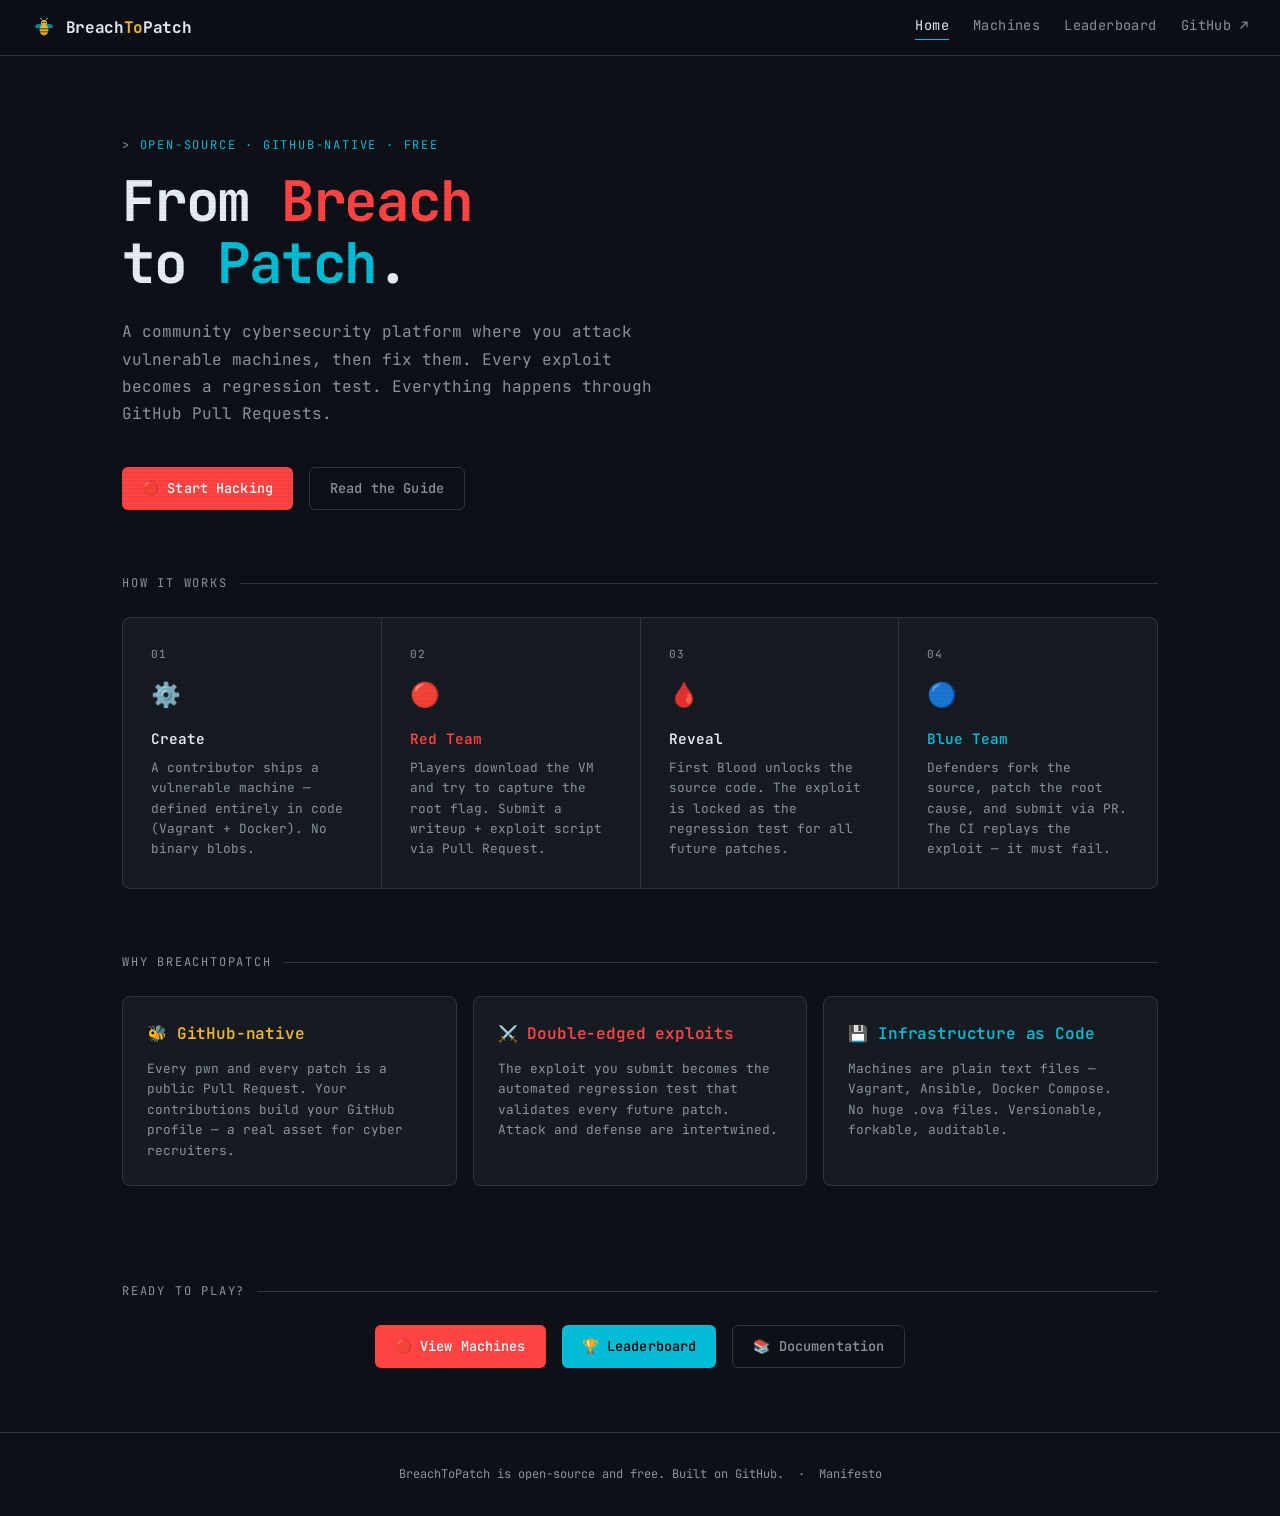
<file: index.html>
<!DOCTYPE html>
<html lang="en">
<head>
  <meta charset="UTF-8">
  <meta name="viewport" content="width=device-width, initial-scale=1.0">
  <title>BreachToPatch — From Breach to Patch</title>
  <meta name="description" content="A community-driven, open-source cybersecurity platform. Attack vulnerable machines, patch them, repeat.">
  <link rel="stylesheet" href="css/style.css">
  <link rel="icon" href="assets/logo.svg" type="image/svg+xml">
</head>
<body>

  <!-- Navigation -->
  <nav class="nav">
    <a href="index.html" class="nav-logo">
      <img src="assets/logo.svg" width="24" height="24" alt="">
      <span>Breach<span class="btop">To</span>Patch</span>
    </a>
    <button class="nav-toggle" aria-expanded="false" aria-label="Toggle navigation">&#x2630;</button>
    <div class="nav-links">
      <a href="index.html" class="active">Home</a>
      <a href="machines.html">Machines</a>
      <a href="leaderboard.html">Leaderboard</a>
      <a href="https://github.com/BreachToPatch" target="_blank" rel="noopener">GitHub ↗</a>
    </div>
  </nav>

  <!-- Hero -->
  <section class="hero">
    <p class="hero-eyebrow">Open-source · GitHub-native · Free</p>
    <h1 class="hero-title">
      From <span class="breach">Breach</span><br>
      to <span class="patch">Patch</span>.
    </h1>
    <p class="hero-subtitle">
      A community cybersecurity platform where you attack vulnerable machines,
      then fix them. Every exploit becomes a regression test.
      Everything happens through GitHub Pull Requests.
    </p>
    <div class="hero-actions">
      <a href="machines.html" class="btn btn-red">🔴 Start Hacking</a>
      <a href="https://github.com/BreachToPatch/docs/blob/main/GUIDE_REDTEAM.md"
         class="btn btn-outline" target="_blank" rel="noopener">Read the Guide</a>
    </div>
  </section>

  <!-- How it works -->
  <div class="container">

    <p class="section-title">How it works</p>
    <div class="cycle">
      <div class="cycle-step">
        <div class="cycle-number">01</div>
        <div class="cycle-icon">⚙️</div>
        <div class="cycle-name">Create</div>
        <div class="cycle-desc">A contributor ships a vulnerable machine — defined entirely in code (Vagrant + Docker). No binary blobs.</div>
      </div>
      <div class="cycle-step red">
        <div class="cycle-number">02</div>
        <div class="cycle-icon">🔴</div>
        <div class="cycle-name">Red Team</div>
        <div class="cycle-desc">Players download the VM and try to capture the root flag. Submit a writeup + exploit script via Pull Request.</div>
      </div>
      <div class="cycle-step">
        <div class="cycle-number">03</div>
        <div class="cycle-icon">🩸</div>
        <div class="cycle-name">Reveal</div>
        <div class="cycle-desc">First Blood unlocks the source code. The exploit is locked as the regression test for all future patches.</div>
      </div>
      <div class="cycle-step teal">
        <div class="cycle-number">04</div>
        <div class="cycle-icon">🔵</div>
        <div class="cycle-name">Blue Team</div>
        <div class="cycle-desc">Defenders fork the source, patch the root cause, and submit via PR. The CI replays the exploit — it must fail.</div>
      </div>
    </div>

    <!-- Why BtoP -->
    <p class="section-title">Why BreachToPatch</p>
    <div class="machines-grid" style="margin-bottom: 4rem;">
      <div class="machine-card">
        <div class="machine-name" style="color: var(--yellow)">🐝 GitHub-native</div>
        <p class="machine-desc">Every pwn and every patch is a public Pull Request. Your contributions build your GitHub profile — a real asset for cyber recruiters.</p>
      </div>
      <div class="machine-card">
        <div class="machine-name" style="color: var(--red)">⚔️ Double-edged exploits</div>
        <p class="machine-desc">The exploit you submit becomes the automated regression test that validates every future patch. Attack and defense are intertwined.</p>
      </div>
      <div class="machine-card">
        <div class="machine-name" style="color: var(--teal)">💾 Infrastructure as Code</div>
        <p class="machine-desc">Machines are plain text files — Vagrant, Ansible, Docker Compose. No huge .ova files. Versionable, forkable, auditable.</p>
      </div>
    </div>

    <!-- CTA -->
    <div style="text-align:center; padding: 2rem 0 4rem;">
      <p class="section-title" style="justify-content: center; margin-bottom: 1.5rem;">Ready to play?</p>
      <div style="display:flex; gap:1rem; justify-content:center; flex-wrap:wrap;">
        <a href="machines.html" class="btn btn-red">🔴 View Machines</a>
        <a href="leaderboard.html" class="btn btn-teal">🏆 Leaderboard</a>
        <a href="https://github.com/BreachToPatch/docs" class="btn btn-outline" target="_blank" rel="noopener">📚 Documentation</a>
      </div>
    </div>

  </div>

  <footer class="footer">
    <p>
      BreachToPatch is open-source and free.
      Built on <a href="https://github.com/BreachToPatch" target="_blank" rel="noopener">GitHub</a>.
      &nbsp;·&nbsp;
      <a href="https://github.com/BreachToPatch/docs/blob/main/MANIFESTO.md" target="_blank" rel="noopener">Manifesto</a>
    </p>
  </footer>

  <script src="js/nav.js"></script>
</body>
</html>
</file>
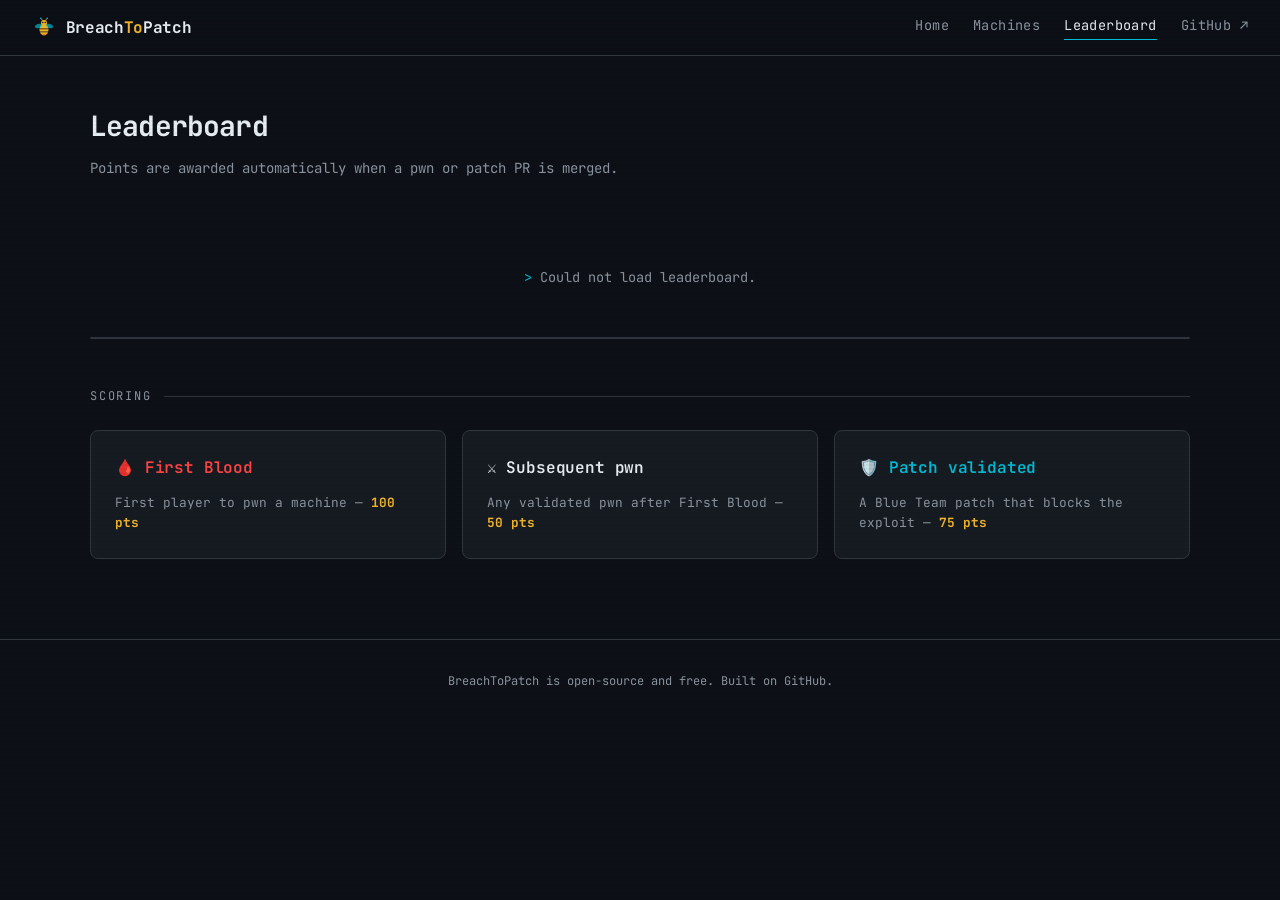
<file: leaderboard.html>
<!DOCTYPE html>
<html lang="en">
<head>
  <meta charset="UTF-8">
  <meta name="viewport" content="width=device-width, initial-scale=1.0">
  <title>Leaderboard — BreachToPatch</title>
  <meta name="description" content="Live scoreboard — top players ranked by points earned from pwns and patches.">
  <link rel="stylesheet" href="css/style.css">
  <link rel="icon" href="assets/logo.svg" type="image/svg+xml">
</head>
<body>

  <nav class="nav">
    <a href="index.html" class="nav-logo">
      <img src="assets/logo.svg" width="24" height="24" alt="">
      <span>Breach<span class="btop">To</span>Patch</span>
    </a>
    <button class="nav-toggle" aria-expanded="false" aria-label="Toggle navigation">&#x2630;</button>
    <div class="nav-links">
      <a href="index.html">Home</a>
      <a href="machines.html">Machines</a>
      <a href="leaderboard.html" class="active">Leaderboard</a>
      <a href="https://github.com/BreachToPatch" target="_blank" rel="noopener">GitHub ↗</a>
    </div>
  </nav>

  <div class="container page">
    <div class="page-header">
      <h1>Leaderboard</h1>
      <p>Points are awarded automatically when a pwn or patch PR is merged.</p>
    </div>

    <div class="leaderboard-meta" id="last-updated"></div>

    <p id="loading" class="loading">Loading leaderboard…</p>

    <div class="table-wrap">
    <table class="leaderboard-table" id="leaderboard-table" style="display:none">
      <thead>
        <tr>
          <th>Rank</th>
          <th>Player</th>
          <th>Points</th>
          <th>Pwns</th>
          <th>Patches</th>
          <th>Badges</th>
        </tr>
      </thead>
      <tbody id="leaderboard-body"></tbody>
    </table>
    </div>

    <div style="margin-top:3rem;">
      <p class="section-title">Scoring</p>
      <div class="machines-grid">
        <div class="machine-card">
          <div class="machine-name" style="color:var(--red)">🩸 First Blood</div>
          <p class="machine-desc">First player to pwn a machine — <strong style="color:var(--yellow)">100 pts</strong></p>
        </div>
        <div class="machine-card">
          <div class="machine-name">⚔️ Subsequent pwn</div>
          <p class="machine-desc">Any validated pwn after First Blood — <strong style="color:var(--yellow)">50 pts</strong></p>
        </div>
        <div class="machine-card">
          <div class="machine-name" style="color:var(--teal)">🛡️ Patch validated</div>
          <p class="machine-desc">A Blue Team patch that blocks the exploit — <strong style="color:var(--yellow)">75 pts</strong></p>
        </div>
      </div>
    </div>
  </div>

  <footer class="footer">
    <p>
      BreachToPatch is open-source and free.
      Built on <a href="https://github.com/BreachToPatch" target="_blank" rel="noopener">GitHub</a>.
    </p>
  </footer>

  <script src="js/api.js"></script>
  <script src="js/leaderboard.js"></script>
  <script src="js/nav.js"></script>
  <script>
    // Show table once loading is done
    const observer = new MutationObserver(() => {
      const loading = document.getElementById('loading');
      if (loading.style.display === 'none') {
        document.getElementById('leaderboard-table').style.display = 'table';
        observer.disconnect();
      }
    });
    observer.observe(document.getElementById('loading'), { attributes: true });
  </script>
</body>
</html>
</file>
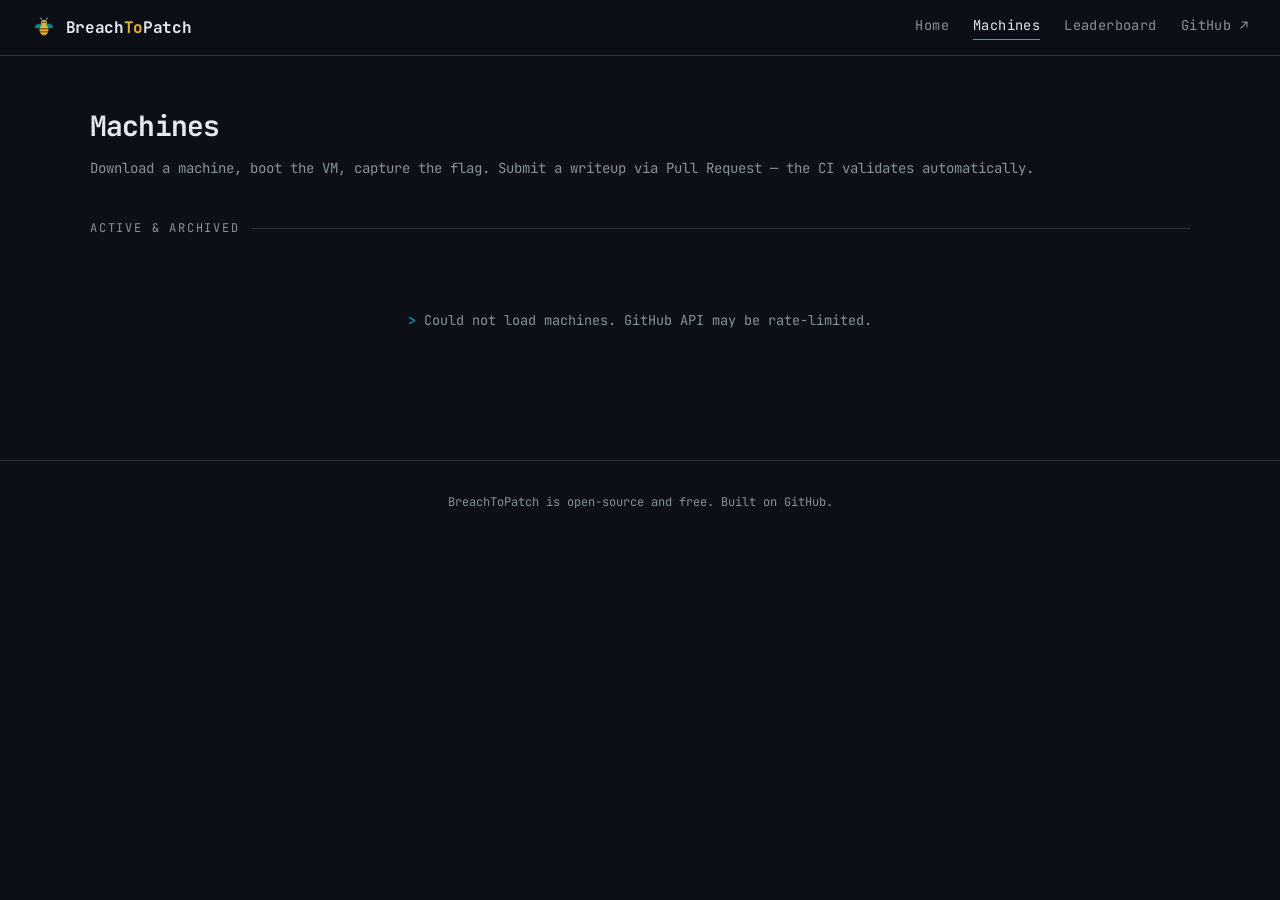
<file: machines.html>
<!DOCTYPE html>
<html lang="en">
<head>
  <meta charset="UTF-8">
  <meta name="viewport" content="width=device-width, initial-scale=1.0">
  <title>Machines — BreachToPatch</title>
  <meta name="description" content="Browse vulnerable machines available for Red Team and Blue Team challenges.">
  <link rel="stylesheet" href="css/style.css">
  <link rel="icon" href="assets/logo.svg" type="image/svg+xml">
</head>
<body>

  <nav class="nav">
    <a href="index.html" class="nav-logo">
      <img src="assets/logo.svg" width="24" height="24" alt="">
      <span>Breach<span class="btop">To</span>Patch</span>
    </a>
    <button class="nav-toggle" aria-expanded="false" aria-label="Toggle navigation">&#x2630;</button>
    <div class="nav-links">
      <a href="index.html">Home</a>
      <a href="machines.html" class="active">Machines</a>
      <a href="leaderboard.html">Leaderboard</a>
      <a href="https://github.com/BreachToPatch" target="_blank" rel="noopener">GitHub ↗</a>
    </div>
  </nav>

  <div class="container page">
    <div class="page-header">
      <h1>Machines</h1>
      <p>
        Download a machine, boot the VM, capture the flag.
        Submit a writeup via Pull Request — the CI validates automatically.
      </p>
    </div>

    <p class="section-title">Active &amp; Archived</p>

    <p id="loading" class="loading">Loading machines from GitHub…</p>
    <div id="machines-grid" class="machines-grid"></div>
  </div>

  <footer class="footer">
    <p>
      BreachToPatch is open-source and free.
      Built on <a href="https://github.com/BreachToPatch" target="_blank" rel="noopener">GitHub</a>.
    </p>
  </footer>

  <script src="js/api.js"></script>
  <script src="js/machines.js"></script>
  <script src="js/nav.js"></script>
</body>
</html>
</file>
<file: css/style.css>
/* =====================================================================
   BreachToPatch — style.css
   Dark terminal aesthetic: JetBrains Mono, red/teal palette, #0d1117
   ===================================================================== */

@import url('https://fonts.googleapis.com/css2?family=JetBrains+Mono:wght@300;400;500;600;700&display=swap');

/* --- CSS Variables --- */
:root {
  --bg:          #0d1117;
  --bg-card:     #161b22;
  --bg-hover:    #1c2128;
  --border:      #30363d;
  --text:        #e6edf3;
  --text-muted:  #8b949e;
  --red:         #ff4444;
  --red-dim:     #ff44441a;
  --teal:        #00bcd4;
  --teal-dim:    #00bcd41a;
  --yellow:      #f0b429;
  --yellow-dim:  #f0b4291a;
  --font:        'JetBrains Mono', monospace;
}

/* --- Reset --- */
*, *::before, *::after { box-sizing: border-box; margin: 0; padding: 0; }
html { scroll-behavior: smooth; }
body {
  background: var(--bg);
  color: var(--text);
  font-family: var(--font);
  font-size: 14px;
  line-height: 1.6;
  min-height: 100vh;
}
a { color: var(--teal); text-decoration: none; }
a:hover { color: var(--text); }
img { max-width: 100%; display: block; }

/* --- Nav hamburger toggle (hidden on desktop) --- */
.nav-toggle {
  display: none;
  background: none;
  border: 1px solid var(--border);
  color: var(--text);
  cursor: pointer;
  padding: 0.3rem 0.6rem;
  border-radius: 4px;
  font-size: 1rem;
  line-height: 1;
  margin-left: auto;
  font-family: var(--font);
  transition: border-color 0.15s, color 0.15s;
  flex-shrink: 0;
}
.nav-toggle:hover {
  border-color: var(--text-muted);
  color: var(--teal);
}

/* --- Scanline overlay (subtle atmosphere) --- */
body::before {
  content: '';
  position: fixed;
  inset: 0;
  background: repeating-linear-gradient(
    0deg,
    transparent,
    transparent 2px,
    rgba(0,0,0,0.03) 2px,
    rgba(0,0,0,0.03) 4px
  );
  pointer-events: none;
  z-index: 9999;
}

/* --- Navigation --- */
.nav {
  position: sticky;
  top: 0;
  z-index: 100;
  background: rgba(13,17,23,0.92);
  backdrop-filter: blur(12px);
  border-bottom: 1px solid var(--border);
  padding: 0 2rem;
  display: flex;
  align-items: center;
  gap: 2rem;
  height: 56px;
}
.nav-logo {
  display: flex;
  align-items: center;
  gap: 0.6rem;
  font-weight: 700;
  font-size: 1rem;
  color: var(--text);
  letter-spacing: -0.02em;
}
.nav-logo .bee { font-size: 1.2rem; }
.nav-logo .btop { color: var(--yellow); }
.nav-links { display: flex; gap: 1.5rem; margin-left: auto; }
.nav-links a {
  color: var(--text-muted);
  font-size: 0.85rem;
  letter-spacing: 0.03em;
  transition: color 0.15s;
}
.nav-links a:hover, .nav-links a.active { color: var(--text); }
.nav-links a.active { border-bottom: 1px solid var(--teal); padding-bottom: 2px; }

/* --- Layout --- */
.container { max-width: 1100px; margin: 0 auto; padding: 0 2rem; }
.page { padding: 3rem 0 5rem; }

/* --- Hero --- */
.hero {
  padding: 5rem 2rem 4rem;
  max-width: 1100px;
  margin: 0 auto;
}
.hero-eyebrow {
  font-size: 0.75rem;
  letter-spacing: 0.15em;
  color: var(--teal);
  text-transform: uppercase;
  margin-bottom: 1rem;
}
.hero-eyebrow::before { content: '> '; color: var(--text-muted); }
.hero-title {
  font-size: clamp(2rem, 5vw, 3.5rem);
  font-weight: 700;
  line-height: 1.1;
  letter-spacing: -0.04em;
  margin-bottom: 1.5rem;
}
.hero-title .breach { color: var(--red); }
.hero-title .patch  { color: var(--teal); }
.hero-subtitle {
  font-size: 1rem;
  color: var(--text-muted);
  max-width: 560px;
  line-height: 1.7;
  margin-bottom: 2.5rem;
}
.hero-actions { display: flex; gap: 1rem; flex-wrap: wrap; }

/* --- Buttons --- */
.btn {
  display: inline-flex;
  align-items: center;
  gap: 0.4rem;
  padding: 0.6rem 1.25rem;
  border-radius: 6px;
  font-family: var(--font);
  font-size: 0.85rem;
  font-weight: 500;
  cursor: pointer;
  border: none;
  transition: all 0.15s;
  letter-spacing: 0.01em;
}
.btn-red {
  background: var(--red);
  color: #fff;
}
.btn-red:hover { background: #ff6666; color: #fff; transform: translateY(-1px); }
.btn-teal {
  background: var(--teal);
  color: #000;
}
.btn-teal:hover { background: #26c6da; color: #000; transform: translateY(-1px); }
.btn-outline {
  background: transparent;
  color: var(--text-muted);
  border: 1px solid var(--border);
}
.btn-outline:hover {
  color: var(--text);
  border-color: var(--text-muted);
  background: var(--bg-hover);
}

/* --- Section titles --- */
.section-title {
  font-size: 0.75rem;
  letter-spacing: 0.15em;
  color: var(--text-muted);
  text-transform: uppercase;
  margin-bottom: 1.5rem;
  display: flex;
  align-items: center;
  gap: 0.75rem;
}
.section-title::after {
  content: '';
  flex: 1;
  height: 1px;
  background: var(--border);
}

/* --- Table wrapper (for horizontal scroll) --- */
.table-wrap {
  overflow-x: auto;
  -webkit-overflow-scrolling: touch;
  border-radius: 8px;
  border: 1px solid var(--border);
}
.table-wrap .leaderboard-table {
  border: none;
  border-radius: 0;
  min-width: 560px;
}

/* --- How it works (cycle steps) --- */
.cycle {
  display: grid;
  grid-template-columns: repeat(4, 1fr);
  gap: 1px;
  background: var(--border);
  border: 1px solid var(--border);
  border-radius: 8px;
  overflow: hidden;
  margin-bottom: 4rem;
}
.cycle-step {
  background: var(--bg-card);
  padding: 1.75rem;
  transition: background 0.15s;
}
.cycle-step:hover { background: var(--bg-hover); }
.cycle-number {
  font-size: 0.7rem;
  color: var(--text-muted);
  letter-spacing: 0.1em;
  margin-bottom: 0.75rem;
}
.cycle-icon { font-size: 1.5rem; margin-bottom: 0.75rem; }
.cycle-name {
  font-size: 0.9rem;
  font-weight: 600;
  margin-bottom: 0.5rem;
  color: var(--text);
}
.cycle-desc { font-size: 0.8rem; color: var(--text-muted); line-height: 1.6; }
.cycle-step.red  .cycle-name { color: var(--red); }
.cycle-step.teal .cycle-name { color: var(--teal); }

/* --- Machine cards --- */
.machines-grid {
  display: grid;
  grid-template-columns: repeat(auto-fill, minmax(300px, 1fr));
  gap: 1rem;
}
.machine-card {
  background: var(--bg-card);
  border: 1px solid var(--border);
  border-radius: 8px;
  padding: 1.5rem;
  display: flex;
  flex-direction: column;
  gap: 0.75rem;
  transition: border-color 0.15s, transform 0.15s;
}
.machine-card:hover {
  border-color: var(--text-muted);
  transform: translateY(-2px);
}
.machine-header {
  display: flex;
  align-items: flex-start;
  justify-content: space-between;
  gap: 0.75rem;
}
.machine-name {
  font-size: 1rem;
  font-weight: 600;
  letter-spacing: -0.01em;
}
.status-badge {
  font-size: 0.7rem;
  padding: 0.25rem 0.6rem;
  border-radius: 4px;
  white-space: nowrap;
  flex-shrink: 0;
}
.status-red      { background: var(--red-dim);    color: var(--red);    border: 1px solid var(--red); }
.status-blue     { background: var(--teal-dim);   color: var(--teal);   border: 1px solid var(--teal); }
.status-archived { background: var(--yellow-dim); color: var(--yellow); border: 1px solid var(--yellow); }
.status-unknown  { background: var(--bg-hover); color: var(--text-muted); border: 1px solid var(--border); }
.machine-meta { display: flex; gap: 0.5rem; align-items: center; }
.difficulty {
  font-size: 0.7rem;
  padding: 0.2rem 0.5rem;
  border-radius: 3px;
  font-weight: 600;
}
.diff-easy   { background: #1a3a1a; color: #4caf50; }
.diff-medium { background: #3a2a00; color: #ff9800; }
.diff-hard   { background: #3a1a1a; color: var(--red); }
.category { font-size: 0.75rem; color: var(--text-muted); }
.machine-desc {
  font-size: 0.8rem;
  color: var(--text-muted);
  line-height: 1.6;
  flex: 1;
}
.machine-card .btn { margin-top: auto; align-self: flex-start; }

/* --- Leaderboard table --- */
.leaderboard-meta {
  font-size: 0.75rem;
  color: var(--text-muted);
  margin-bottom: 1.5rem;
}
.leaderboard-table {
  width: 100%;
  border-collapse: collapse;
  border: 1px solid var(--border);
  border-radius: 8px;
  overflow: hidden;
}
.leaderboard-table th {
  background: var(--bg-card);
  padding: 0.75rem 1rem;
  text-align: left;
  font-size: 0.7rem;
  letter-spacing: 0.1em;
  text-transform: uppercase;
  color: var(--text-muted);
  border-bottom: 1px solid var(--border);
}
.leaderboard-table td {
  padding: 0.85rem 1rem;
  border-bottom: 1px solid var(--border);
  font-size: 0.85rem;
  vertical-align: middle;
}
.leaderboard-table tr:last-child td { border-bottom: none; }
.leaderboard-table tbody tr { transition: background 0.1s; }
.leaderboard-table tbody tr:hover { background: var(--bg-hover); }
.leaderboard-table tbody tr.top-rank td:first-child { font-size: 1.1rem; }
.rank { font-size: 0.9rem; width: 60px; }
.player-link {
  display: flex;
  align-items: center;
  gap: 0.75rem;
  color: var(--text);
}
.player-link:hover { color: var(--teal); }
.avatar {
  width: 28px;
  height: 28px;
  border-radius: 50%;
  border: 1px solid var(--border);
}
.points { color: var(--yellow); font-weight: 600; }
.badges { font-size: 1rem; letter-spacing: 0.1em; }
td.empty { text-align: center; color: var(--text-muted); padding: 3rem; }

/* --- Loading state --- */
.loading {
  color: var(--text-muted);
  font-size: 0.85rem;
  padding: 3rem 0;
  text-align: center;
}
.loading::before { content: '> '; color: var(--teal); }

/* --- Page header --- */
.page-header { margin-bottom: 2.5rem; }
.page-header h1 {
  font-size: 1.75rem;
  font-weight: 700;
  letter-spacing: -0.03em;
  margin-bottom: 0.5rem;
}
.page-header p { color: var(--text-muted); font-size: 0.875rem; }

/* --- Footer --- */
.footer {
  border-top: 1px solid var(--border);
  padding: 2rem;
  text-align: center;
  color: var(--text-muted);
  font-size: 0.75rem;
}
.footer a { color: var(--text-muted); }
.footer a:hover { color: var(--teal); }

/* --- Responsive --- */

/* ── Large tablet (≤ 1024px) ── */
@media (max-width: 1024px) {
  .cycle { grid-template-columns: repeat(2, 1fr); }
  .page { padding: 2.5rem 1rem 2rem; }

}

/* ── Tablet (≤ 768px) ── */
@media (max-width: 768px) {
  .hero { padding: 4rem 2rem 3rem; }

  .page { padding: 2.5rem 1rem 2rem; }

  .machines-grid {
    grid-template-columns: repeat(auto-fill, minmax(260px, 1fr));
  }

  /* Leaderboard: hide Badges column to save horizontal space */
  .leaderboard-table th:nth-child(6),
  .leaderboard-table td:nth-child(6) {
    display: none;
  }
}

/* ── Mobile (≤ 640px) ── */
@media (max-width: 640px) {
  /* Nav — show hamburger, hide links by default */
  .nav { padding: 0 1rem; gap: 0.5rem; }
  .nav-toggle { display: flex; align-items: center; }

  .nav-links {
    display: none;
    position: fixed;
    top: 56px;
    left: 0;
    right: 0;
    background: rgba(13, 17, 23, 0.97);
    backdrop-filter: blur(12px);
    border-bottom: 1px solid var(--border);
    flex-direction: column;
    padding: 0.25rem 1.5rem 1rem;
    margin-left: 0;
    gap: 0;
    z-index: 99;
  }
  .nav-links.open { display: flex; }

  .nav-links a {
    display: block;
    padding: 0.85rem 0;
    font-size: 0.9rem;
    border-bottom: 1px solid var(--border);
    color: var(--text-muted);
  }
  .nav-links a:last-child { border-bottom: none; }
  .nav-links a.active {
    color: var(--teal);
    border-bottom-color: var(--border);
    padding-bottom: 0.85rem;
  }
  .nav-links a:hover { color: var(--text); }

  /* Hero */
  .hero { padding: 2.5rem 1rem 2rem; }
  .hero-subtitle { font-size: 0.875rem; max-width: 100%; }
  .hero-actions { flex-direction: column; align-items: stretch; }
  .hero-actions .btn { width: 100%; justify-content: center; }

  /* Layout */
  .container { padding: 0 1rem; }
  .page { padding: 2.5rem 1rem 2rem; }
  .page-header h1 { font-size: 1.4rem; }

  /* Grids */
  .cycle { grid-template-columns: 1fr; }
  .machines-grid { grid-template-columns: 1fr; }

  /* Leaderboard: keep Rank + Player + Points, hide the rest */
  .leaderboard-table th:nth-child(4),
  .leaderboard-table td:nth-child(4),
  .leaderboard-table th:nth-child(5),
  .leaderboard-table td:nth-child(5),
  .leaderboard-table th:nth-child(6),
  .leaderboard-table td:nth-child(6) {
    display: none;
  }
  .leaderboard-table td,
  .leaderboard-table th { padding: 0.65rem 0.75rem; }
  .table-wrap .leaderboard-table { min-width: unset; }

  /* Footer */
  .footer { padding: 1.5rem 1rem; }
}
</file>
